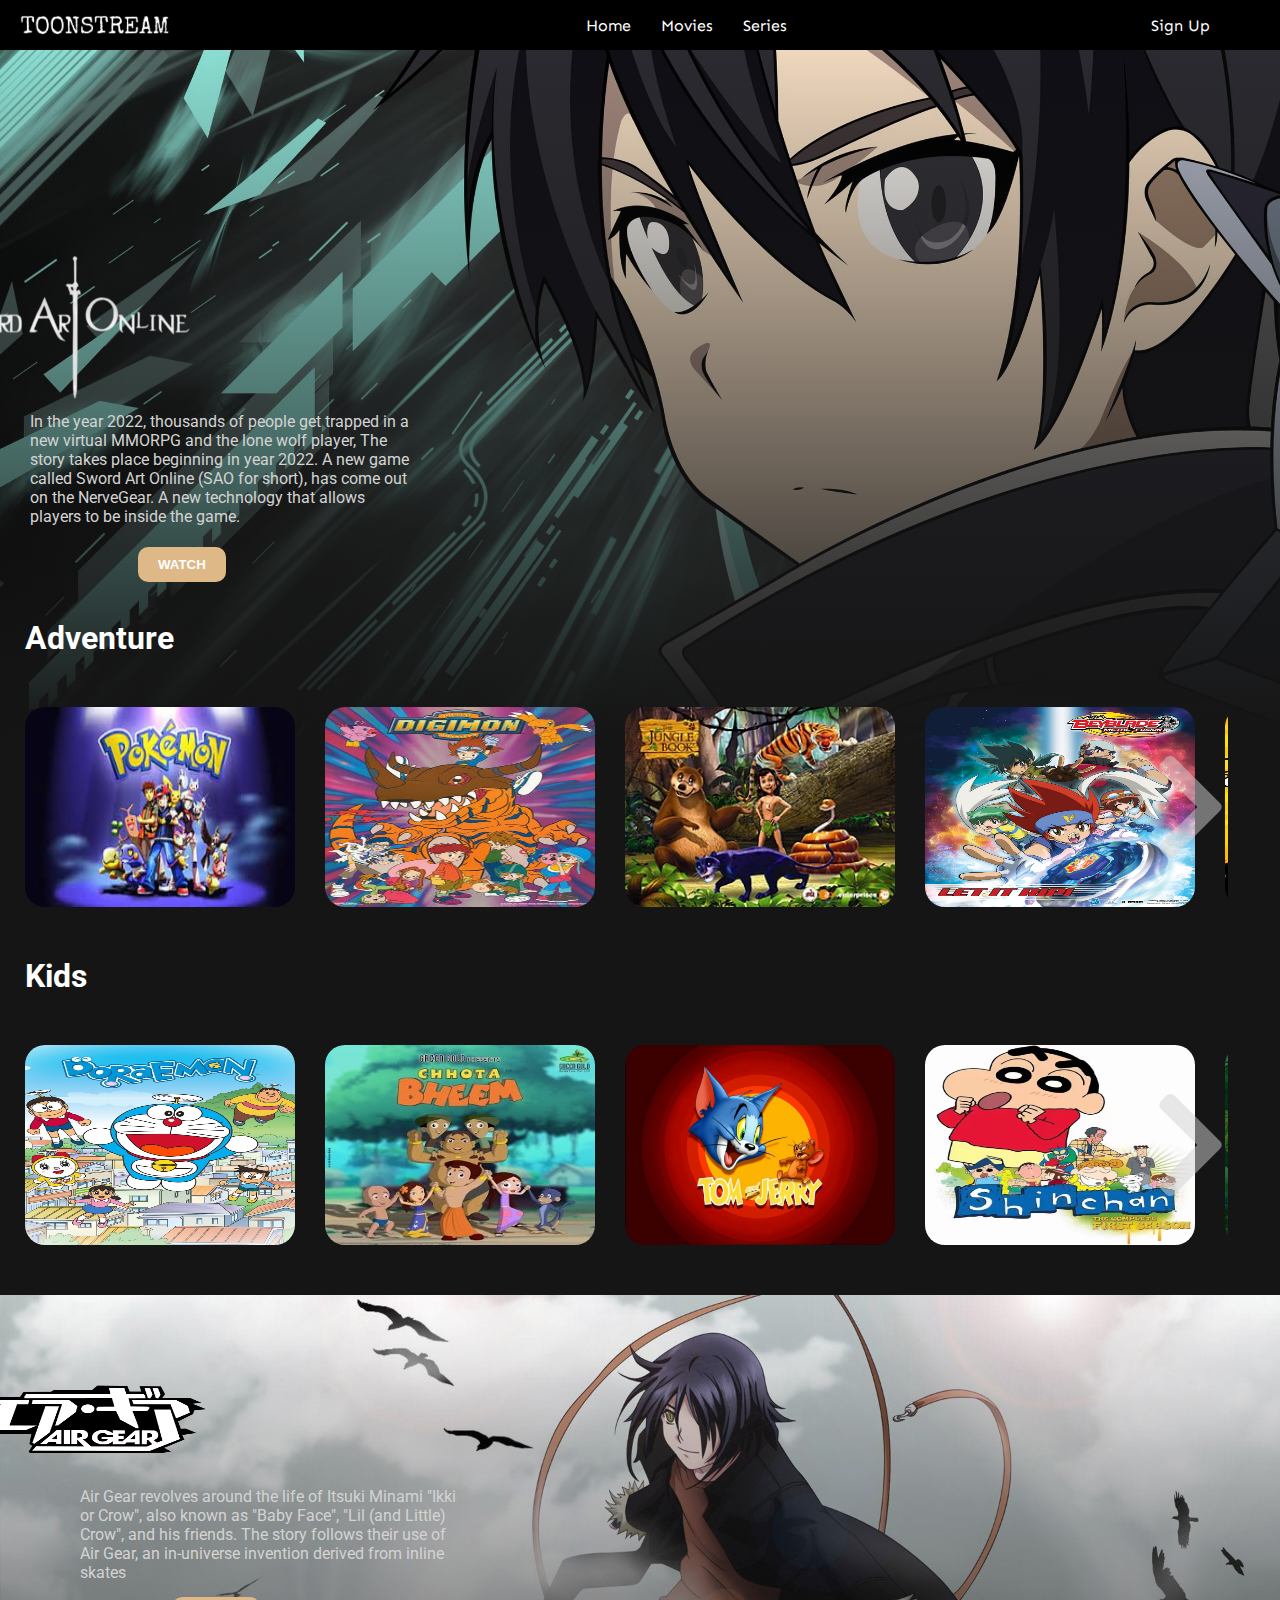
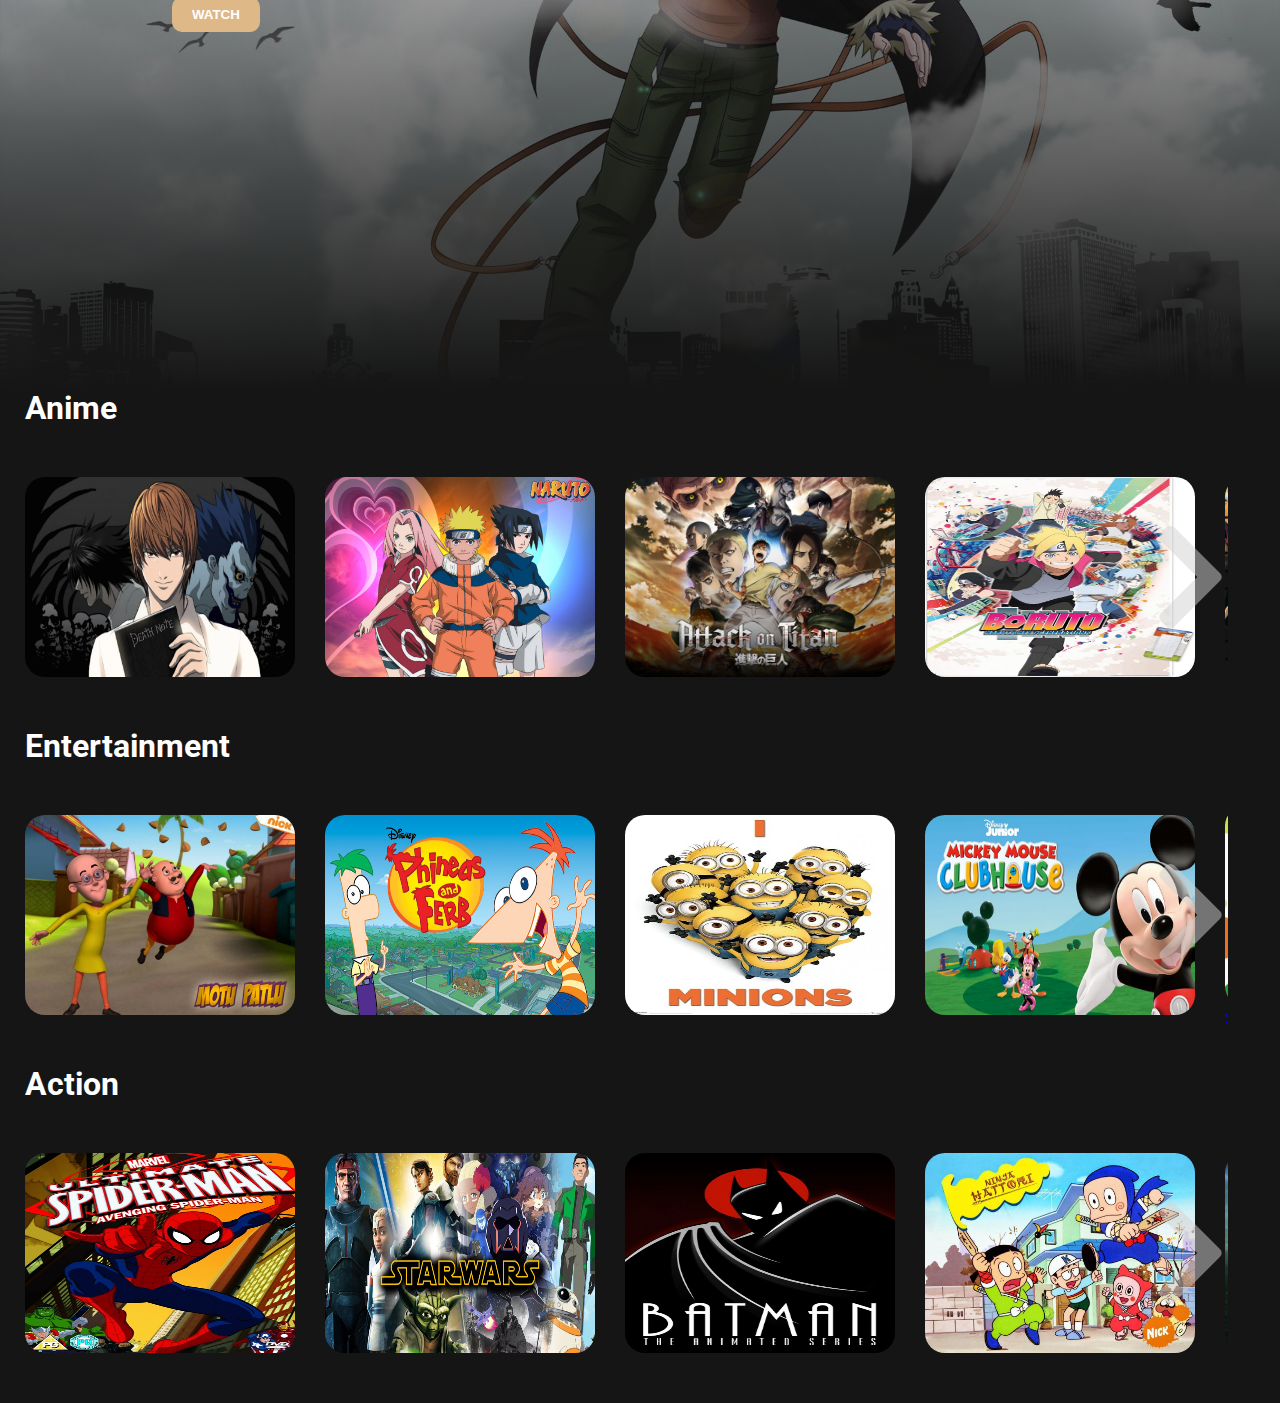
<file: index.html>
<html lang="en">

<head>
    <meta charset="UTF-8">
    <meta http-equiv="X-UA-Compatible" content="IE=edge">
    <meta name="viewport" content="width=device-width, initial-scale=1.0">
    <link rel="stylesheet" href="style.css">
    <link
        href="https://fonts.googleapis.com/css2?family=Roboto:wght@100;300;400;500;700;900&family=Sen:wght@400;700;800&display=swap"
        rel="stylesheet">
    <link rel="stylesheet" href="https://cdnjs.cloudflare.com/ajax/libs/font-awesome/5.15.2/css/all.min.css">
    <title>ToonStream</title>
</head>

<body>
<div class="main-container">
    <div class="navbar">
        <div class="navbar-container">
            <div class="logo-container">
                <a href="index.html"> <h1 class="logo"> <img src="logo.png" alt=""></h1> </a>
                
            </div>
            <div class="menu-container">
                <ul class="menu-list">
                   <li class="menu-list-item" > <a href="index.html" class="home" > Home</a> </li> 
                    <li class="menu-list-item"> <a href="movies.html" class = "home" >Movies </a>   </li>
                    <li class="menu-list-item"> <a href="series.html" class = "home" >Series </a></li>
                 

                </ul>
            </div>
            <div class="profile-container">
        
                <div class="profile-text-container">
                    <span class="profile-text">Sign Up</span>
                    <!-- <i class="fas fa-caret-down"></i> -->
                </div>
                
            </div>
        </div>
    </div>

    
    
    <div class="container">
        <div class="content-container">
            <div class="featured-content"></div>
                
                <img class="featured-title" src="bg\sword-art-logo.png" alt="">
                <p class="featured-desc">In the year 2022, thousands of people get 
                    trapped in a new virtual MMORPG 
                    and the lone wolf player, 
                    The story takes place beginning in year 2022.
                    A new game called Sword Art Online (SAO for short), 
                    has come out on the NerveGear. 
                    A new technology that allows players to be inside the game. </p>
                    <button class="featured-button"  onClick="func1()">WATCH  
                     </button>

            </div> 
            <div class="movie-list-container" style="padding-right: 52px;">
                <h1 class="movie-list-title">Adventure</h1>
                <div class="movie-list-wrapper">
                    <div class="movie-list">
                        <div class="movie-list-item">
                            <img class="movie-list-item-img" src="Adventure\pokemon.jpeg" alt="">
                            <span class="movie-list-item-title">Pokemon</span>
                            <p class="movie-list-item-desc">In a world where people collect Pokémon to do battle, a boy comes across an intelligent talking Pikachu who seeks to be a detective.</p>
                             <button class="movie-list-item-button" onClick="func2()">Watch Now</button> 
                           
                        </div>
                        <div class="movie-list-item">
                            <img class="movie-list-item-img" src="Adventure\1288933507a8f01abe228456f5661da5--digimon-anime-my-childhood.jpg" alt="">
                            <span class="movie-list-item-title">Digimon</span>
                            <p class="movie-list-item-desc">A group of young teens is unexpectedly sent to the mysterious Digital World and paired up with their own powerful, the Digimon.</p>
                       <button class="movie-list-item-button" onClick="func3()">Watch Now</button> 
                        </div>
                        <div class="movie-list-item">
                            <img class="movie-list-item-img" src="Adventure\Junglebook2009.jpg" alt="">
                            <span class="movie-list-item-title">Jungle Book</span>
                            <p class="movie-list-item-desc">After a threat from the tiger Shere Khan forces him to flee the jungle, a man-cub named Mowgli embarks on a journey of self discovery.</p>
                            <a href="https://drive.google.com/file/d/1_nTGEJAnRXiCuMEy_OkbrBA-1JA2ptYc/view?usp=share_link" target="_blank">  <button class="movie-list-item-button">Watch Now</button> </a>
                        </div>
                        <div class="movie-list-item">
                            <img class="movie-list-item-img" src="Adventure\MV5BMjAxYjZkMDUtZmJkZi00NDdmLWIyZjgtZGQ2NjYwMzE1ZTkwXkEyXkFqcGdeQXVyNDI3MzQyOTM@._V1_FMjpg_UX1000_.jpg" alt="">
                            <span class="movie-list-item-title">Beyblade</span>
                            <p class="movie-list-item-desc">Four beybladers and their genius friend travel the world as team 'Bladebreakers' to win a championship.
                                </p>
                                <a href="https://drive.google.com/file/d/1a-Br5x-RiecO2wtpgDpnfipuxKI9RD9_/view?usp=share_link" target="_blank">  <button class="movie-list-item-button">Watch Now</button> </a>
                        </div>
                        <div class="movie-list-item">
                            <img class="movie-list-item-img" src="Adventure\kick buttowski.jpg" alt="">
                            <span class="movie-list-item-title">kick buttowski</span>
                            <p class="movie-list-item-desc">A satirical look at an 8-year-old boy who aspires to be the most hardcore daredevil in existence.  </p>
                           
                            <a href="https://drive.google.com/file/d/1D8AUpY1rx0hivLpwpwOR7q8oF1Ia4Imc/view?usp=share_link" target="_blank">  <button class="movie-list-item-button">Watch Now</button> </a>
                        </div>
                        <div class="movie-list-item">
                            <img class="movie-list-item-img" src="Adventure\71DBgDtzZpL._SX355_.jpg" alt="">
                            <span class="movie-list-item-title">Popeye</span>
                            <p class="movie-list-item-desc">The adventures of the famous sailor man and his friends in the seaside town of Sweethaven.</p>
                            <a href="https://drive.google.com/file/d/1snSDCKGowKGN_YSkXE9NwNTXR7m-SQO0/view?usp=share_link" target="_blank">  <button class="movie-list-item-button">Watch Now</button> </a>
                        </div> 
                        <div class="movie-list-item">
                            <img class="movie-list-item-img" src="Adventure\f1c79ded2d02ef46e161c55f8a090f6e.jpeg" alt="">
                            <span class="movie-list-item-title">Looney Tunes</span>
                            <p class="movie-list-item-desc">Bugs Bunny, Daffy Duck, and many other Looney Tunes characters have all new 
                                misadventures in this series inspired by their classic shorts.</p>
                                <a href="https://drive.google.com/file/d/1CGsjgIn1ePvzGEMjTP51HkGad8yIMaVX/view?usp=share_link" target="_blank">   <button class="movie-list-item-button">Watch Now</button> </a>
                        </div>
                    </div>
                    <i class="fas fa-chevron-right arrow"></i>
                </div>
            </div>
            <div class="movie-list-container" style="padding-right: 52px;">
                <h1 class="movie-list-title">Kids</h1>
                <div class="movie-list-wrapper">
                    <div class="movie-list">
                        <div class="movie-list-item">
                            <img class="movie-list-item-img" src="KIDS\aL9BRFZuLzbuvhtrlTYs1ix1apu.jpg" alt="">
                            <span class="movie-list-item-title">Doraemon</span>
                            <p class="movie-list-item-desc">Doraemon is a robotic cat that comes from the 22nd century. 
                                He comes to 20th century and stays with Nobi Family.</p>
                                 <button class="movie-list-item-button" onClick="func4()">Watch Now</button>
                        </div>
                        <div class="movie-list-item">
                            <img class="movie-list-item-img" src="KIDS\Chhota_Bheem.jpg" alt="">
                            <span class="movie-list-item-title">Chota Bheem</span>
                            <p class="movie-list-item-desc">Chhota Bheem is an Indian animated series adventures about a boy 
                                named Bheem and his friends in fictional village of Dholakpur.</p>
                                <button class="movie-list-item-button" onClick="func5()">Watch Now</button> </a>
                        </div>
                        <div class="movie-list-item">
                            <img class="movie-list-item-img" src="KIDS\61QX-NxKheL._SL1027_.jpg" alt="">
                            <span class="movie-list-item-title">Tom & Jerry</span>
                            <p class="movie-list-item-desc">Tom and Jerry series is about a hapless cat's 
                                never-ending pursuit of a clever mouse. Tom is scheming cat
                                & Jerry is the spunky mouse.</p>
                                <a href="https://drive.google.com/file/d/1C4eqhFM0yxO93S9nNqDtmT0xWFzt9Dky/view?usp=share_link" target="_blank">  <button class="movie-list-item-button">Watch Now</button> </a>
                        </div>
                        <div class="movie-list-item">
                            <img class="movie-list-item-img" src="KIDS\medium-shin-chan-cartoon-wall-poster-for-room-with-gloss-original-imagf2uzgterzruh.JPG" alt="">
                            <span class="movie-list-item-title">Shinchan</span>
                            <p class="movie-list-item-desc">Series follows the 
                                adventures of the five-year-old Shinnosuke "Shin" Nohara and his parents,
                                 baby sister, dog, neighbours, and best friends.</p>
                                 <a href="https://drive.google.com/file/d/1CFEkQRtLBjLXHyEEmiISuOudSL-dyGf1/view?usp=share_link" target="_blank">  <button class="movie-list-item-button">Watch Now</button> </a>
                        </div>
                        <div class="movie-list-item">
                            <img class="movie-list-item-img" src="KIDS\Go2C_Go_21_poster.JPG" alt="">
                            <span class="movie-list-item-title">Go Diego Go</span>
                            <p class="movie-list-item-desc">The series is a spin-off show of Dora the Explorer & follows Dora's cousin Diego, 
                                an 8-year-old boy whose adventures rescuing animals.
                            </p>
                            <a href="https://drive.google.com/file/d/1C9qLDNXqfBOCm_4PrkAxRxsPUKnu3Q3X/view?usp=share_link" target="_blank">  <button class="movie-list-item-button">Watch Now</button> </a>
                        </div>
                        <div class="movie-list-item">
                            <img class="movie-list-item-img" src="KIDS\wuZAi6JPdlX68s1p7iztmt0p13C.jpg" alt="">
                            <span class="movie-list-item-title">Dora the Explorer</span>
                            <p class="movie-list-item-desc">Dora portrayed as a heroic Latina girl who embarks on 
                                countless adventures to find something or help somebody in need.
                            </p>
                            <a href="https://drive.google.com/file/d/1C8j4R90KNPEGtf0wKNknJC7HzB-l8aed/view?usp=share_link" target="_blank">   <button class="movie-list-item-button">Watch Now</button> </a>
                        </div>
                        <div class="movie-list-item">
                            <img class="movie-list-item-img" src="KIDS\K3UGJc.jpg" alt="">
                            <span class="movie-list-item-title">Bob the Builder</span>
                            <p class="movie-list-item-desc">The series follows the adventures of Bob, a building contractor, specialising 
                                in masonry.</p>
                                <a href="https://drive.google.com/file/d/1CK4gCx1BRwS48FRA4AaK5qevhVtYulBA/view?usp=share_link" target="_blank">  <button class="movie-list-item-button">Watch Now</button> </a>
                        </div>
                    </div>
                    <i class="fas fa-chevron-right arrow"></i>
                </div>
            </div>
            <div class="featured-content2">
               
                    <img class="featured-title2" src="bg\Air_Gear_Logo.png" alt="">
                    <p class="featured-desc2">Air Gear revolves around the life of Itsuki Minami "Ikki or Crow", also known as "Baby Face", "Lil (and Little) Crow", and his friends. The story follows their use of Air Gear, an in-universe invention derived from inline skates</p>
                <button class="featured-button2" onClick="func6()">WATCH</button> 
            </div>
            <div class="movie-list-container" style="padding-right: 52px;">
                <h1 class="movie-list-title">Anime</h1>
                <div class="movie-list-wrapper">
                    <div class="movie-list">
                        <div class="movie-list-item">
                            <img class="movie-list-item-img" src="ANIME\wp9038321.JPG" alt="">
                            <span class="movie-list-item-title">Death Note</span>
                            <p class="movie-list-item-desc">A student goes on a secret crusade to 
                                eliminate criminals from the world after discovering a notebook capable of killing anyone.
                                
                            </p>
                           <button class="movie-list-item-button" onClick="func7()">Watch Now</button> 
                        </div>
                        <div class="movie-list-item">
                            <img class="movie-list-item-img" src="ANIME\68amfejo0hg34i2t.jpg" alt="">
                            <span class="movie-list-item-title">Naruto</span>
                            <p class="movie-list-item-desc">It tells the story of Naruto Uzumaki, a ninja who seeks recognition 
                                from his peers and dreams of becoming the Hokage, leader of his village.
                            </p>
                           <button class="movie-list-item-button" onClick="func8()">Watch Now</button> 
                        </div>
                        <div class="movie-list-item">
                            <img class="movie-list-item-img" src="ANIME\91aSWggiMhL._RI_.jpg" alt="">
                            <span class="movie-list-item-title">Attack on Titan</span>
                            <p class="movie-list-item-desc">It is set in a world where humanity is forced to live in 
                                cities surrounded by three enormous walls that protect them from gigantic humanoids </p>
                                <a href="https://drive.google.com/file/d/1Bk0bXhz2OSQ7QLbQ5s1393_3sFHOxULG/view?usp=share_link" target="_blank">  <button class="movie-list-item-button">Watch Now</button> </a>
                        </div>
                        <div class="movie-list-item">
                            <img class="movie-list-item-img" src="ANIME\634d0cbf2e6026217a368d1f-trends-international-boruto-naruto-next.JPG" alt="">
                            <span class="movie-list-item-title">Boruto</span>
                            <p class="movie-list-item-desc">Boruto is a spin-off & a sequel to Kishimoto's Naruto, follows the exploits of Naruto Uzumaki's son, 
                                Boruto Uzumaki, & his ninja team.</p>
                                <a href="https://drive.google.com/file/d/1BidXTB11TQOzv82sg0ofsRXREyvXohmE/view?usp=share_link" target="_blank"> <button class="movie-list-item-button">Watch Now</button> </a>
                        </div>
                        <div class="movie-list-item">
                            <img class="movie-list-item-img" src="ANIME\p12129031_b_h10_ab.jpg" alt="">
                            <span class="movie-list-item-title">One Piece</span>
                            <p class="movie-list-item-desc">The series focuses on Monkey D. Luffy—a young man made of rubber after unintentionally eating a 
                                Devil Fruit.</p>
                                <a href="https://drive.google.com/file/d/1CU7g6bdE4F9cXTjfyYlefeGXzzgXQX3O/view?usp=share_link" target="_blank">   <button class="movie-list-item-button">Watch Now</button> </a>
                        </div>
                        <div class="movie-list-item">
                            <img class="movie-list-item-img" src="ANIME\35e4ac6339f5fdcc164160a5755790cd.jpe" alt="">
                            <span class="movie-list-item-title">Dragon Ball Z</span>
                            <p class="movie-list-item-desc">it is the sequel to the 1986 Dragon Ball anime series 
                                & adapts the latter 325 chapters of the original Dragon Ball created by Akira Toriyama.
                            </p>
                            <a href="https://drive.google.com/file/d/1BsO-G7U8cFehtM5RI-1TiPb96VbhXK5R/view?usp=sharing" target="_blank">  <button class="movie-list-item-button">Watch Now</button> </a>
                        </div>
                        <div class="movie-list-item">
                            <img class="movie-list-item-img" src="ANIME\Kez0Br.jpg" alt="">
                            <span class="movie-list-item-title">Yu-Gi-Oh!</span>
                            <p class="movie-list-item-desc">Yu-Gi-Oh! tells the tale of Yugi Mutou, a timid young boy who loves all 
                                sorts of games, but is often bullied around.</p>
                                <a href="https://drive.google.com/file/d/1DLbMYb-t6AlT48dCn1emQespTA27cLez/view?usp=share_link" target="_blank"> <button class="movie-list-item-button">Watch Now</button> </a>
                        </div>
                    </div>
                    <i class="fas fa-chevron-right arrow"></i>
                </div>
            </div>

            <div class="movie-list-container" style="padding-right: 52px;">
                <h1 class="movie-list-title">Entertainment</h1>
                <div class="movie-list-wrapper">
                    <div class="movie-list">
                        <div class="movie-list-item">
                            <img class="movie-list-item-img" src="ENTERTAINMENT\motu patlu.jpg" alt="">
                            <span class="movie-list-item-title">Motu Patlu</span>
                            <p class="movie-list-item-desc">Motu and Patlu, living in a fictional town called Furfuri Nagar, 
                                however later in the series they live in another fictional city known as Modern City.
                            </p>
                         <button class="movie-list-item-button" onClick="func9()">Watch Now</button> 
                        </div>
                        <div class="movie-list-item">
                            <img class="movie-list-item-img" src="ENTERTAINMENT\adb8b6af61977c489ea4d304cd318f74b780_1232xr706_Q100.jpg" alt="">
                            <span class="movie-list-item-title">Phineas & Ferb</span>
                            <p class="movie-list-item-desc">An animated comedy about two stepbrothers who find inventive things 
                                to do on each day of their summer vacation.</p>
                                  <button class="movie-list-item-button" onClick="func10()">Watch Now</button>
                        </div>
                        <div class="movie-list-item">
                            <img class="movie-list-item-img" src="ENTERTAINMENT\despicable-me-2-i-love-minions-i21430.jpg" alt="">
                            <span class="movie-list-item-title">Minions</span>
                            <p class="movie-list-item-desc">Minions are species of tiny yellow henchmen; 
                            they look like unusually dressed Mike.
                            They're earnestly driven  to serve an evil boss. </p>
                            <a href="https://drive.google.com/file/d/1BTniBRSj33nhIBXvs0mxmNKEgOcwWXpd/view?usp=share_link" target="_blank">  <button class="movie-list-item-button">Watch Now</button> </a>
                        </div>
                        <div class="movie-list-item">
                            <img class="movie-list-item-img" src="ENTERTAINMENT\mickey mouse.jpg" alt="">
                            <span class="movie-list-item-title">Mickey Mouse</span>
                            <p class="movie-list-item-desc">Mickey and his friends Minnie, Donald, Pluto, Daisy, Goofy, Pete, Clarabelle and more go on 
                                fun and educational adventures.</p>
                                <a href="https://drive.google.com/file/d/1B_Jir2NgGKeuKgzLZcWLKk2l3-10yghG/view?usp=share_link" target="_blank">  <button class="movie-list-item-button">Watch Now</button> </a>
                        </div>
                        <div class="movie-list-item">
                            <img class="movie-list-item-img" src="ENTERTAINMENT\wp6552165-kiteretsu-daihyakka-wallpapers.jpg" alt="">
                            <span class="movie-list-item-title">Kiteretsu</span>
                            <p class="movie-list-item-desc">Kiteretsu is the story of Eichii Kiteretsu, descendant of a great inventor named D. Kiteretsu which the authors 
                                say the cousin of Nobita.</p>
                                <a href="https://drive.google.com/file/d/1QoXtxSjjddOCofmanNlxG-lhq_YwsCxn/view?usp=share_link" target="_blank">   <button class="movie-list-item-button">Watch Now</button> <

                        </div>
                        <div class="movie-list-item">
                            <img class="movie-list-item-img" src="ENTERTAINMENT\small-scooby-doo-144-scooby-doo-poster-multicolor-photo-paper-original-imaghg2jjkmgbhgp.JPG" alt="">
                            <span class="movie-list-item-title">Scooby-Doo!</span>
                            <p class="movie-list-item-desc">Scooby is brown from head to toe with several distinctive black spots on his 
                                upper body and does not seem to have a melanistic mask.</p>
                                <a href="https://drive.google.com/file/d/1CrysaPXTcgaU2E7orA2oyqsCYXOHrDPd/view?usp=share_link" target="_blank">  <button class="movie-list-item-button">Watch Now</button> </a>
                        </div>
                        <div class="movie-list-item">
                            <img class="movie-list-item-img" src="ENTERTAINMENT\medium-famous-cartoon-wall-poster-for-decoration-bob-the-builder-original-imagd5f75ndwyhjg.JPG" alt="">
                            <span class="movie-list-item-title">Bob the Builder</span>
                            <p class="movie-list-item-desc">The series follows the adventures of Bob, a building contractor, specialising in masonry, 
                                along with his colleague Wendy & friends.</p>
                                <a href="https://drive.google.com/file/d/1CK4gCx1BRwS48FRA4AaK5qevhVtYulBA/view?usp=share_link" target="_blank"> <button class="movie-list-item-button">Watch Now</button> </a>
                        </div>
                    </div>
                    <i class="fas fa-chevron-right arrow"></i>
                </div>
            </div>

            <div class="movie-list-container" style="padding-right: 52px;">
                <h1 class="movie-list-title">Action</h1>
                <div class="movie-list-wrapper">
                    <div class="movie-list">
                        <div class="movie-list-item">
                            <img class="movie-list-item-img" src="ACTION\MV5BMDg5NTFlMTUtNDdmYi00MGYwLTlkNjQtMjU2NzEzMDFhMDY3XkEyXkFqcGdeQXVyNjExODE1MDc@._V1_FMjpg_UX1000_.jpg" alt="">
                            <span class="movie-list-item-title">Spider-Man</span>
                            <p class="movie-list-item-desc">The series is a modernized re-imagining of Marvel's long-running Spider-Man comic 
                                book as part of the company's Marvel imprint.</p>
                               <button class="movie-list-item-button" onClick="func11()">Watch Now</button> 
                        </div>
                        <div class="movie-list-item">
                            <img class="movie-list-item-img" src="ACTION\star-wars-animated-series-ranked.JPG" alt="">
                            <span class="movie-list-item-title">StarWars</span>
                            <p class="movie-list-item-desc">Produced by Lucasfilm, The series consists of original animated short films 
                                set in, or inspired by, the Star Wars universe.</p>
                            <button class="movie-list-item-button" onClick="func12()">Watch Now</button> 
                        </div>
                        <div class="movie-list-item">
                            <img class="movie-list-item-img" src="ACTION\MV5BOTM3MTRkZjQtYjBkMy00YWE1LTkxOTQtNDQyNGY0YjYzNzAzXkEyXkFqcGdeQXVyOTgwMzk1MTA@._V1_.jpg" alt="">
                            <span class="movie-list-item-title">Batman</span>
                            <p class="movie-list-item-desc">Animated television series based on the DC Comics superhero Batman. Developed by Bruce Timm 
                                & Eric Radomski.</p>
                          <a href="https://drive.google.com/file/d/1C-7vRthcTiRcOMd-7rgzViB9nWy3wCfi/view?usp=share_link" target="_blank">  <button class="movie-list-item-button">Watch Now</button> </a>
                        </div>
                        <div class="movie-list-item">
                            <img class="movie-list-item-img" src="ACTION\ninja hathori.jpg" alt="">
                            <span class="movie-list-item-title">Ninja Hattori</span>
                            <p class="movie-list-item-desc">Hattori-kun, 11 years old is the protagonist of the series, a little ninja who is
                                 named after his ancestor Hattori Hanzō.</p>
                          <a href="https://drive.google.com/file/d/1McL4O_9J5acBMsvvz8VUJgf5lJFAjiy9/view?usp=share_link" target="_blank">   <button class="movie-list-item-button">Watch Now</button> </a>
                        </div>
                        <div class="movie-list-item">
                            <img class="movie-list-item-img" src="ACTION\power rangers.jpg" alt="">
                            <span class="movie-list-item-title">Power Rangers</span>
                            <p class="movie-list-item-desc">Legend says when the darkness arises, five brave teen sorcerers will be 
                                called to fight for the planet's survival.</p>
                                <a href="https://drive.google.com/file/d/1CmFM9pz3Fk7xhsnf_asKtD8qh6wh4iMt/view?usp=share_link" target="_blank">  <button class="movie-list-item-button">Watch Now</button> </a>
                        </div>
                        <div class="movie-list-item">
                            <img class="movie-list-item-img" src="ACTION\2066236485540035353.jpg" alt="">
                            <span class="movie-list-item-title">Transformers</span>
                            <p class="movie-list-item-desc">Plot unknown. Reportedly based on the 'Transformers' spinoff 'Beast Wars' which feature robots 
                                that transform into robotic animals.</p>
                                <a href="https://drive.google.com/file/d/1Cwt2uMF7SNs6xECmHm0LVKTqUrBxnWiQ/view?usp=share_link" target="_blank">  <button class="movie-list-item-button">Watch Now</button> </a>
                        </div>
                        <div class="movie-list-item">
                            <img class="movie-list-item-img" src="ACTION\medium-ben-10-waterproof-vinyl-sticker-poster-can2449-1-can2449-original-imagy5epq9va8vdz.JPG" alt="">
                            <span class="movie-list-item-title">Ben 10</span>
                            <p class="movie-list-item-desc">Boy named Ben Tennyson acquires the Omnitrix, an alien device resembling a wristwatch, 
                                contains DNA of different alien species.</p>
                                <a href="https://drive.google.com/file/d/1DKlsOdSMY1JPBWQZokRNOyX9v6moAENF/view?usp=share_link" target="_blank"> <button class="movie-list-item-button">Watch Now</button> </a>
                        </div>
                    </div>
                    <i class="fas fa-chevron-right arrow"></i>
                </div>
            </div>
        </div>
    </div>
</div>
    <script src="app.js"></script>
</body>

</html>
</file>
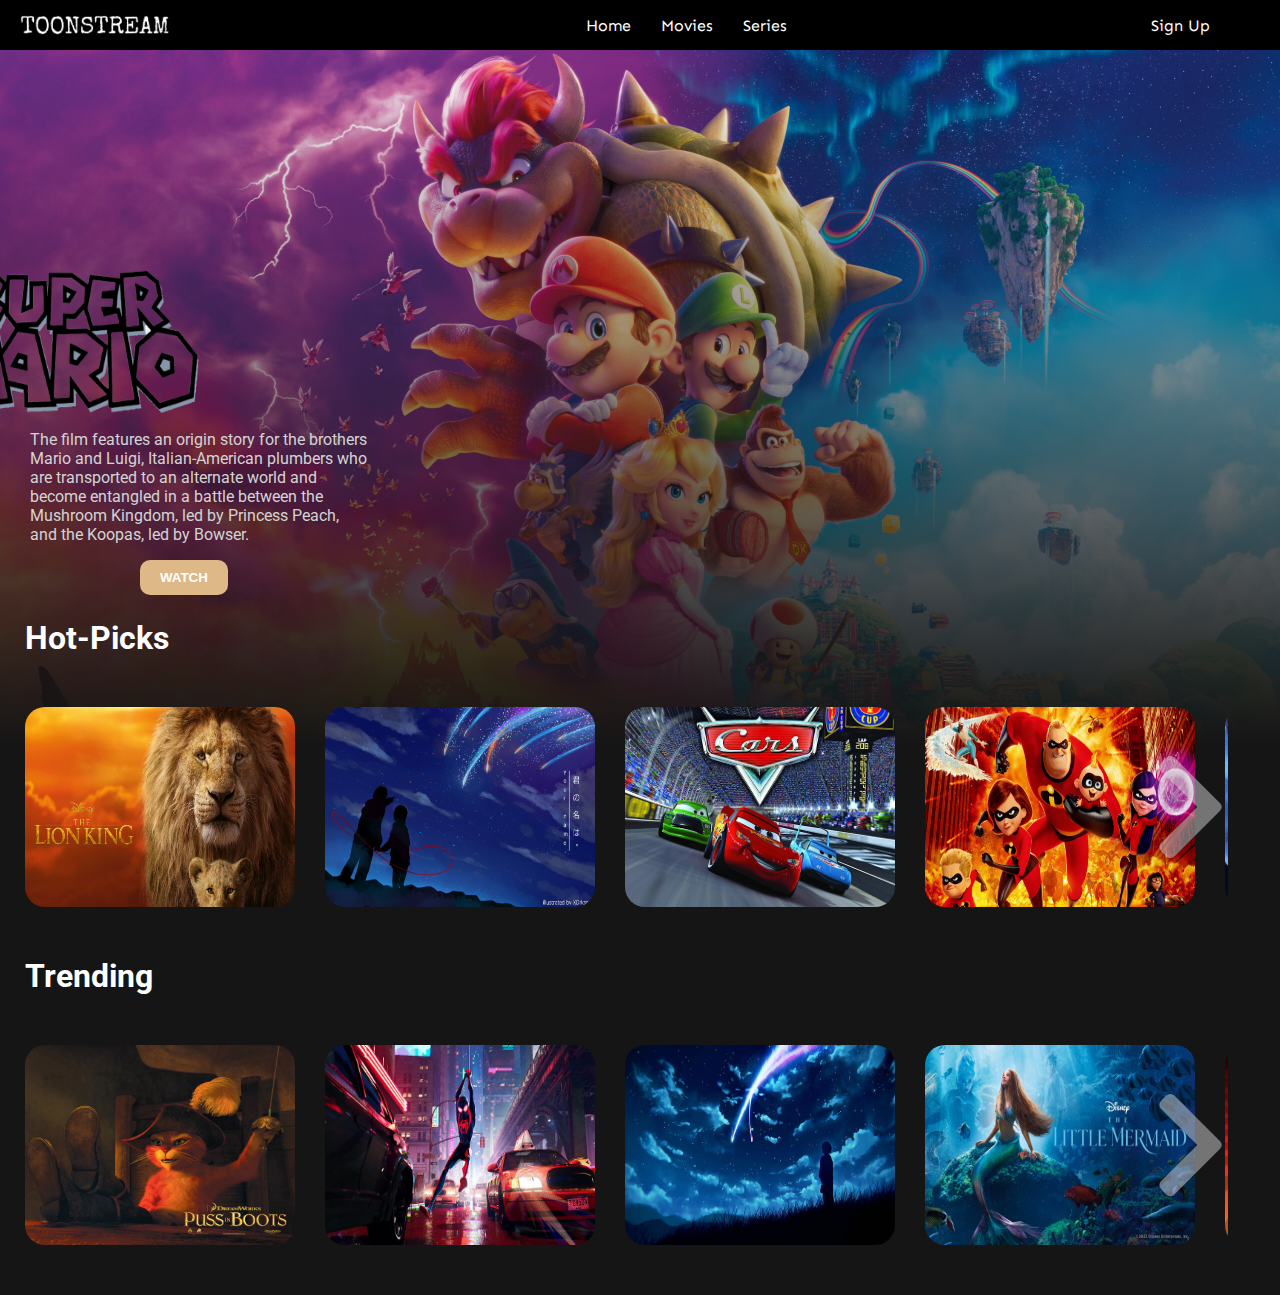
<file: movies.html>
<html lang="en">

<head>
    <meta charset="UTF-8">
    <meta http-equiv="X-UA-Compatible" content="IE=edge">
    <meta name="viewport" content="width=device-width, initial-scale=1.0">
    <link rel="stylesheet" href="movies.css">
    <link
        href="https://fonts.googleapis.com/css2?family=Roboto:wght@100;300;400;500;700;900&family=Sen:wght@400;700;800&display=swap"
        rel="stylesheet">
    <link rel="stylesheet" href="https://cdnjs.cloudflare.com/ajax/libs/font-awesome/5.15.2/css/all.min.css">
    <title>Movies</title>
</head>

<body>
    <div class="navbar">
        <div class="navbar-container">
            <div class="logo-container">
                <a href="index.html">   <h1 class="logo"> <img src="logo.png"alt=""></h1> </a>
                 
            </div>
            <div class="menu-container">
                <ul class="menu-list">
                   <li class="menu-list-item" > <a href="index.html" class="home"> Home</a> </li> 
                   <li class="menu-list-item" > <a href="movies.html" class = "home">Movies </a>   </li>
                   <li class="menu-list-item"> <a href="series.html" class = "home">Series </a></li>
            
                </ul>
            </div>
            <div class="profile-container">
                <!-- <img class="profile-picture" src="img/profile.jpg" alt="">  -->
                <div class="profile-text-container">
                    <span class="profile-text">Sign Up</span>
                    <!-- <i class="fas fa-caret-down"></i> -->
                </div>
                
            </div>
        </div>
    </div>

    
    
    <div class="container">
        <div class="content-container">
            <div class="featured-content"></div>
                
                <img class="featured-title" src="marios.png" alt="">
                <p class="featured-desc">The film features an origin story for the brothers Mario and Luigi, 
                    Italian-American plumbers who are transported to an alternate world and become entangled 
                    in a battle between the Mushroom Kingdom, led by Princess Peach,
                     and the Koopas, led by Bowser. </p>
                     <button class="featured-button" onClick="func1()">WATCH</button>
            </div>
            <div class="movie-list-container" style="padding-right: 52px;">
                <h1 class="movie-list-title">Hot-Picks</h1>
                <div class="movie-list-wrapper">
                    <div class="movie-list">
                        <div class="movie-list-item">
                            <img class="movie-list-item-img" src="Movies\Lion king.jpg" alt="">
                            <span class="movie-list-item-title">The Lion King</span>
                            <p class="movie-list-item-desc">Disney's The Lion King is about Lion prince Simba and his father who targeted by his bitter uncle, who wants to ascend the throne himself.</p>
                           <button class="movie-list-item-button" onClick="func2()">Watch Now</button> 
                        </div>
                        <div class="movie-list-item">
                            <img class="movie-list-item-img" src="Movies\Your name.jpg" alt="">
                            <span class="movie-list-item-title">Your Name</span>
                            <p class="movie-list-item-desc">YOUR NAME follows two Japanese teens -- big-city boy Taki & rural girl Mitsuha -- who mysteriously wake up one morning in each other's bodies.</p>
                            <button class="movie-list-item-button" onClick="func3()">Watch Now</button> 
                        </div>
                        <div class="movie-list-item">
                            <img class="movie-list-item-img" src="Movies\cars.jpg" alt="">
                            <span class="movie-list-item-title">Cars</span>
                            <p class="movie-list-item-desc">On the way to the biggest race of his life, a hotshot rookie race car gets stranded in a rundown town, & learns that winning isn't everything in life.</p>
                            <a href="https://drive.google.com/file/d/1EDZidBzTHKssJepYXxPEm-PP8M-0KwW6/view?usp=share_link" target="_blank">  <button class="movie-list-item-button">Watch Now</button> </a>
                        </div>
                        <div class="movie-list-item">
                            <img class="movie-list-item-img" src="Movies\the incredibles.jpg" alt="">
                            <span class="movie-list-item-title">The incredibles</span>
                            <p class="movie-list-item-desc">While trying to lead a quiet suburban life, a family of undercover superheroes are forced into action to save the world.
                                </p>
                                <a href="https://drive.google.com/file/d/1EDtOuEWL3DxZ12ZtUkaBNssW5qYzYGWa/view?usp=share_link" target="_blank"> <button class="movie-list-item-button">Watch Now</button> </a>
                        </div>
                        <div class="movie-list-item">
                            <img class="movie-list-item-img" src="Movies\monsters inc.jpg" alt="">
                            <span class="movie-list-item-title">Monsters, Inc.</span>
                            <p class="movie-list-item-desc">In order to power the city, monsters have to scare children so that they scream. However, the children are toxic to the monsters. </p>
                           
                            <a href="https://drive.google.com/file/d/1ELlaHIl6A9AI88grTHKLAld-FepAoS3c/view?usp=share_link" target="_blank">  <button class="movie-list-item-button">Watch Now</button> </a>
                        </div>
                        <div class="movie-list-item"> 
                            <img class="movie-list-item-img" src="Movies\inside out.jpg" alt="">
                            <span class="movie-list-item-title">Inside out</span>
                            <p class="movie-list-item-desc">After young Riley is uprooted from her Midwest life and moved to San Francisco, her emotions - Joy, Fear, Anger, Disgust and Sadness.</p>
                            <a href="https://drive.google.com/file/d/1EMzLBKiSck6vv22GgbxPdEL47rJbrD2Q/view?usp=share_link" target="_blank">  <button class="movie-list-item-button">Watch Now</button> </a>
                        </div>
                        
                    </div>
                    <i class="fas fa-chevron-right arrow"></i>
                </div>
            </div>
            <div class="movie-list-container" style="padding-right: 52px;">
                <h1 class="movie-list-title">Trending</h1>
                <div class="movie-list-wrapper">
                    <div class="movie-list">
                        <div class="movie-list-item">
                            <img class="movie-list-item-img" src="Movies\Puss in Boots.jpg" alt="">
                            <span class="movie-list-item-title">Puss in Boots</span>
                            <p class="movie-list-item-desc">When Puss in Boots discovers that his passion for adventure has taken its toll and he has burned through eight of his nine lives.</p>
                            <button class="movie-list-item-button" onClick="func4()">Watch Now</button> 
                        </div>
                        <div class="movie-list-item">
                            <img class="movie-list-item-img" src="Movies\SpiderMan.jpg" alt="">
                            <span class="movie-list-item-title">Spider-Man</span>
                            <p class="movie-list-item-desc">Miles Morales catapults across the Multiverse, where he encounters a team of Spider-People charged with protecting its very existence. </p>
                             <button class="movie-list-item-button" onClick="func5()">Watch Now</button> 
                        </div>
                        <div class="movie-list-item">
                            <img class="movie-list-item-img" src="Movies\Suzume.jpg" alt="">
                            <span class="movie-list-item-title">Suzume</span>
                            <p class="movie-list-item-desc">A modern action adventure road story where a 17-year-old girl named Suzume helps a mysterious young man.</p>
                            <a href="https://drive.google.com/file/d/1EXXBxm97_QSerdMQ45AoasLnV_X52JsP/view?usp=share_link" target="_blank">  <button class="movie-list-item-button">Watch Now</button> </a>
                        </div>
                        <div class="movie-list-item">
                            <img class="movie-list-item-img" src="Movies\The Little Mermaid.jpeg" alt="">
                            <span class="movie-list-item-title">Little Mermaid</span>
                            <p class="movie-list-item-desc">A mermaid princess makes a Faustian bargain in an attempt to become human and win a prince's love.</p>
                            <a href="https://drive.google.com/file/d/1ESNVlQQyQRumRSSHDxguEPrcMQu-8ES3/view?usp=share_link" target="_blank">  <button class="movie-list-item-button">Watch Now</button> </a>
                        </div>
                        <div class="movie-list-item">
                            <img class="movie-list-item-img" src="Movies\Kung Fu Panda.jpg" alt="">
                            <span class="movie-list-item-title">Kung Fu Panda</span>
                            <p class="movie-list-item-desc">To everyone's surprise, including his own, Po, an overweight, clumsy panda, is chosen as protector of the Valley of Peace.</p>
                            <a href="https://drive.google.com/file/d/1EVbRq_fND84tESUTWR2lvjeLrPgaNK1v/view?usp=share_link" target="_blank">  <button class="movie-list-item-button">Watch Now</button> </a>
                        </div>
                        <div class="movie-list-item">
                            <img class="movie-list-item-img" src="Movies\Elemental.avif" alt="">
                            <span class="movie-list-item-title">Elemental</span>
                            <p class="movie-list-item-desc">Follows Ember and Wade, in a city where fire-, water-, land- and air-residents live together</p>
                            <a href="https://drive.google.com/file/d/1EcwLbt_mPKtfvQqt4dorxJBpHlDu6gyY/view?usp=share_link" target="_blank">  <button class="movie-list-item-button">Watch Now</button> </a>
                        </div>
                        
                    </div>
                    <i class="fas fa-chevron-right arrow"></i>
                </div>
            </div>

            
        </div>
    </div>
    <script src="movies.js"></script>
</body>

</html>
</file>
<file: style.css>
* {
  margin: 0;
}

body {
  font-family: "Roboto", sans-serif;
}

.main-container{
  width: 100%;
}
.navbar {
  width: 100%;
  height: 50px;
  background-color: black;
  position:inherit;
  top: 0;
}

video {
  object-fit: initial;
  overflow-clip-margin: content-box;
  overflow: inherit;
  width: 100%;
  height: 100%;
}

.navbar-container {
  display: flex;
  align-items: center;
  padding: 0 50px;
  height: 100%;
  color: white;
  font-family: "Sen", sans-serif;
}

.logo-container {
  flex: 1;
}

img {
  display: block;
  width: 154px;
  height: 154px;
  margin: auto;
  position: relative;
  right: 30;

}
.home{
  color: white;
  text-decoration: none;
}

.home:hover{
  color: red;
}

.menu-container {
  flex: 6;
}

.menu-list {
  display: flex;
    list-style: none;
    text-decoration: none;
    position: relative;
    left: 342px;

}

.menu-list-item {
  margin-right: 30px;
  color: white;
  text-decoration: none;   
}

.menu-list-item:hover{
  color: red;
  text-decoration: none;
}
.profile-container {
  flex: 2;
  display: flex;
  align-items: center;
  justify-content: flex-end;
}


.profile-text-container {
  margin: 0 20px;
}

 .profile-text-container:hover{
    color: red;
  }

.left-menu-icon {
  color: white;
  font-size: 20px;
  margin-bottom: 40px;
}

.container {
  background-color: #151515;
  min-height: calc(100vh - 50px);
  color: white;
}

.content-container {

  height: 569;
 
}

.featured-content {
  background: linear-gradient(to bottom, rgba(0,0,0,0), #151515), url(bg/640956.jpg);
  height: 66vh;
  padding: 50px;
  background-repeat: no-repeat;
  background-size: cover;
  
}

.featured-content2 {
  background: linear-gradient(to bottom, rgba(0,0,0,0), #151515), url(bg/background.jpg);
  height: 66vh;
  padding: 50px;
  background-repeat: no-repeat;
  background-size: cover;
  
}
.featured-title {
  position: relative;
    right: 574px;
    bottom: 520px;
    width: 300px;
    height: 200px;
}

.featured-title2 {
  position: relative;
  right: 558px;
  bottom: -37px;
  width: 255px;
  height: 75px;
}

.featured-desc {
  position: relative;
  bottom: 562px;

  width: 382px;
  color: lightgray;
  margin: 30px ;
}

.featured-desc2 {
  position: relative;
  bottom: -37px;

  width: 382px;
  color: lightgray;
  margin: 30px ;
}

.featured-button {
  position: relative;
  bottom: 571px;
  left: 138px;
  background-color: burlywood;
  color: white;
  padding: 10px 20px;
  border-radius: 10px;
  border: none;
  outline: none;
  font-weight: bold;
}

.featured-button:hover{
  color: black;
}

.featured-button2 {
  position: relative;
  bottom: -22px;
  left: 122px;
  background-color: burlywood;
  color: white;
  padding: 10px 20px;
  border-radius: 10px;
  border: none;
  outline: none;
  font-weight: bold;
}

.featured-button2:hover{
  color: black;
}

.movie-list-container {
  padding: 0 25px;
}

.movie-list-wrapper {
  position: relative;
  overflow: hidden;
}

.movie-list {
  display: flex;
  align-items: center;
  height: 300px;
  transform: translateX(0);
  transition: all 1s ease-in-out;
}

.movie-list-item {
  margin-right: 30px;
  position: relative;
}

.movie-list-item:hover .movie-list-item-img {
  transform: scale(1.2);
  margin: 0 30px;
  opacity: 0.5;
}


.movie-list-item:hover .movie-list-item-title,
.movie-list-item:hover .movie-list-item-desc,
.movie-list-item:hover .movie-list-item-button {
  opacity: 1;
}

.movie-list-item-img {
  transition: all 1s ease-in-out;
    width: 270px;
    height: 200px;
    object-fit: fill;
    border-radius: 20px;
    position: initial
}

.movie-list-item-title {
  background-color: white;
  color: #151515;
  padding: 0 10px;
  font-size: 32px;
  font-weight: bold;
  position: absolute;
  top: 10%;
  left: 26px;
  opacity: 0;
  transition: 1s all ease-in-out;
}

.movie-list-item-desc {
  background-color: white;
  color: #151515;
  padding: 10px;
  font-size: 14px;
  position: absolute;
  top: 30%;
  left: 26px;
  width: 230px;
  opacity: 0;
  transition: 1s all ease-in-out;
}

.movie-list-item-button {
  padding: 10px;
  background-color: #4dbf00;
  color: white;
  border-radius: 10px;
  outline: none;
  border: none;
  cursor: pointer;
  position: absolute;
  bottom: 10px;
  left: 90px;
  opacity: 0;
  transition: 1s all ease-in-out;
  
}

.movie-list-item-button:hover{
  color: black;
  transition: 0s all ease-out;
}

.arrow {
  font-size: 120px;
  position: absolute;
  top: 90px;
  right: 0;
  color: lightgray;
  opacity: 0.5;
  cursor: pointer;
}

.container.active {
  background-color: white;
}

.movie-list-title.active {
  color: black;
}

.navbar-container.active {
  background-color: white;

  color: black;
}

.sidebar.active{
    background-color: white;
}

.left-menu-icon.active{
    color: black;
}

.toggle.active{
    background-color: black;
}

.toggle-ball.active{
    background-color: white;
    transform: translateX(-20px);
}


@media only screen and (max-width: 940px){
    .menu-container{
        display: none;
    }
}
</file>
<file: movies.css>
* {
    margin: 0;
  }
  
  body {
    font-family: "Roboto", sans-serif;
  }
  
  .navbar {
    width: 100%;
    height: 50px;
    background-color: black;
    position:inherit;
    top: 0;
  }
  
  video {
    object-fit: initial;
    overflow-clip-margin: content-box;
    overflow: inherit;
    width: 100%;
    height: 100%;
  }
  
  .navbar-container {
    display: flex;
    align-items: center;
    padding: 0 50px;
    height: 100%;
    color: white;
    font-family: "Sen", sans-serif;
  }
  
  .logo-container {
    flex: 1;
  }
  
  img {
    display: block;
    width: 154px;
    height: 154px;
    margin: auto;
    position: relative;
    right: 30;
  
  }
  .home{
    color: white;
    text-decoration: none;
  }
  
  .home:hover{
    color: red;
  }
  
  .menu-container {
    flex: 6;
  }
  
  .menu-list {
    display: flex;
      list-style: none;
      text-decoration: none;
      position: relative;
      left: 342px;

  }

  .menu-list-item {
    margin-right: 30px;
    color: white;
    text-decoration: none; 
  }

  
  
  .menu-list-item:hover{
    color: red;
    text-decoration: none;
  }
  
  
  .menu-list-item:active {
    font-weight: bold;
    color: red;

    text-decoration: none;
  }
  
  .menu-list-item:link{
    text-decoration: none;
  }
  
  
  .profile-container {
    flex: 2;
    display: flex;
    align-items: center;
    justify-content: flex-end;
  }
  
  .profile-text-container {
    margin: 0 20px;
  }
  
  .profile-text-container:hover{
    color: red;
  }
    
  .left-menu-icon {
    color: white;
    font-size: 20px;
    margin-bottom: 40px;
  }
  
  .container {
    background-color: #151515;
    min-height: calc(100vh - 50px);
    color: white;
  }
  
  .content-container {
/*   
    margin-left: 50px; */
    height: 569;
   
  }
  
  .featured-content {
    background: linear-gradient(to bottom, rgba(0,0,0,0), #151515), url(bg/super\ mario.jpg);
    height: 66vh;
    padding: 50px;
    background-repeat: no-repeat;
    background-size: cover;
    
  }
  

  .featured-title {
    position: relative;
    right: 576px;
    bottom: 492px;
    width: 308px;
    height: 168px;
  }
  
 
  .featured-desc {
    position: relative;
    bottom: 512px;
    width: 339px;
    color: lightgray;
    margin: 30px ;
  }
  
  
  
  .featured-button {
    position: relative;
    bottom: 526px;
    left: 140px;
    background-color: burlywood;
    color: white;
    padding: 10px 20px;
    border-radius: 10px;
    border: none;
    outline: none;
    font-weight: bold;
  }

  .featured-button:hover{
    color: black;
  }
  
 
  .featured-button2:hover{
    color: black;
  }

  .movie-list-container {
    padding: 0 25px;
  }
  
  .movie-list-wrapper {
    position: relative;
    overflow: hidden;
  }
  
  .movie-list {
    display: flex;
    align-items: center;
    height: 300px;
    transform: translateX(0);
    transition: all 1s ease-in-out;
  }
  
  .movie-list-item {
    margin-right: 30px;
    position: relative;
  }
  
  .movie-list-item:hover .movie-list-item-img {
    transform: scale(1.2);
    margin: 0 30px;
    opacity: 0.5;
  }
  
  .movie-list-item:hover .movie-list-item-title,
  .movie-list-item:hover .movie-list-item-desc,
  .movie-list-item:hover .movie-list-item-button {
    opacity: 1;
  }
  
  .movie-list-item-img {
    transition: all 1s ease-in-out;
    width: 270px;
    height: 200px;
    object-fit: fill;
    border-radius: 20px;
    position: initial
  }
  
  .movie-list-item-title {
    background-color: white;
    color: #151515;
    padding: 0 10px;
    font-size: 32px;
    font-weight: bold;
    position: absolute;
    top: 10%;
    left: 50px;
    opacity: 0;
    transition: 1s all ease-in-out;
  }
  
  .movie-list-item-desc {
    background-color: white;
    color: #151515;
    padding: 10px;
    font-size: 14px;
    position: absolute;
    top: 30%;
    left: 50px;
    width: 230px;
    opacity: 0;
    transition: 1s all ease-in-out;
  }
  
  .movie-list-item-button {
    padding: 10px;
    background-color: #4dbf00;
    color: white;
    border-radius: 10px;
    outline: none;
    border: none;
    cursor: pointer;
    position: absolute;
    bottom: 10px;
    left: 120px;
    opacity: 0;
    transition: 1s all ease-in-out;
    
  }

  .movie-list-item-button:hover{
    color: black;
    transition: 0s all ease-out;
  }
  
  .arrow {
    font-size: 120px;
    position: absolute;
    top: 90px;
    right: 0;
    color: lightgray;
    opacity: 0.5;
    cursor: pointer;
  }
  
  .container.active {
    background-color: white;
  }
  
  .movie-list-title.active {
    color: black;
  }
  
  .navbar-container.active {
    background-color: white;
  
    color: black;
  }
  
  .sidebar.active{
      background-color: white;
  }
  
  .left-menu-icon.active{
      color: black;
  }
  
  .toggle.active{
      background-color: black;
  }
  
  .toggle-ball.active{
      background-color: white;
      transform: translateX(-20px);
  }
  
  
  @media only screen and (max-width: 940px){
      .menu-container{
          display: none;
      }
  }
</file>
